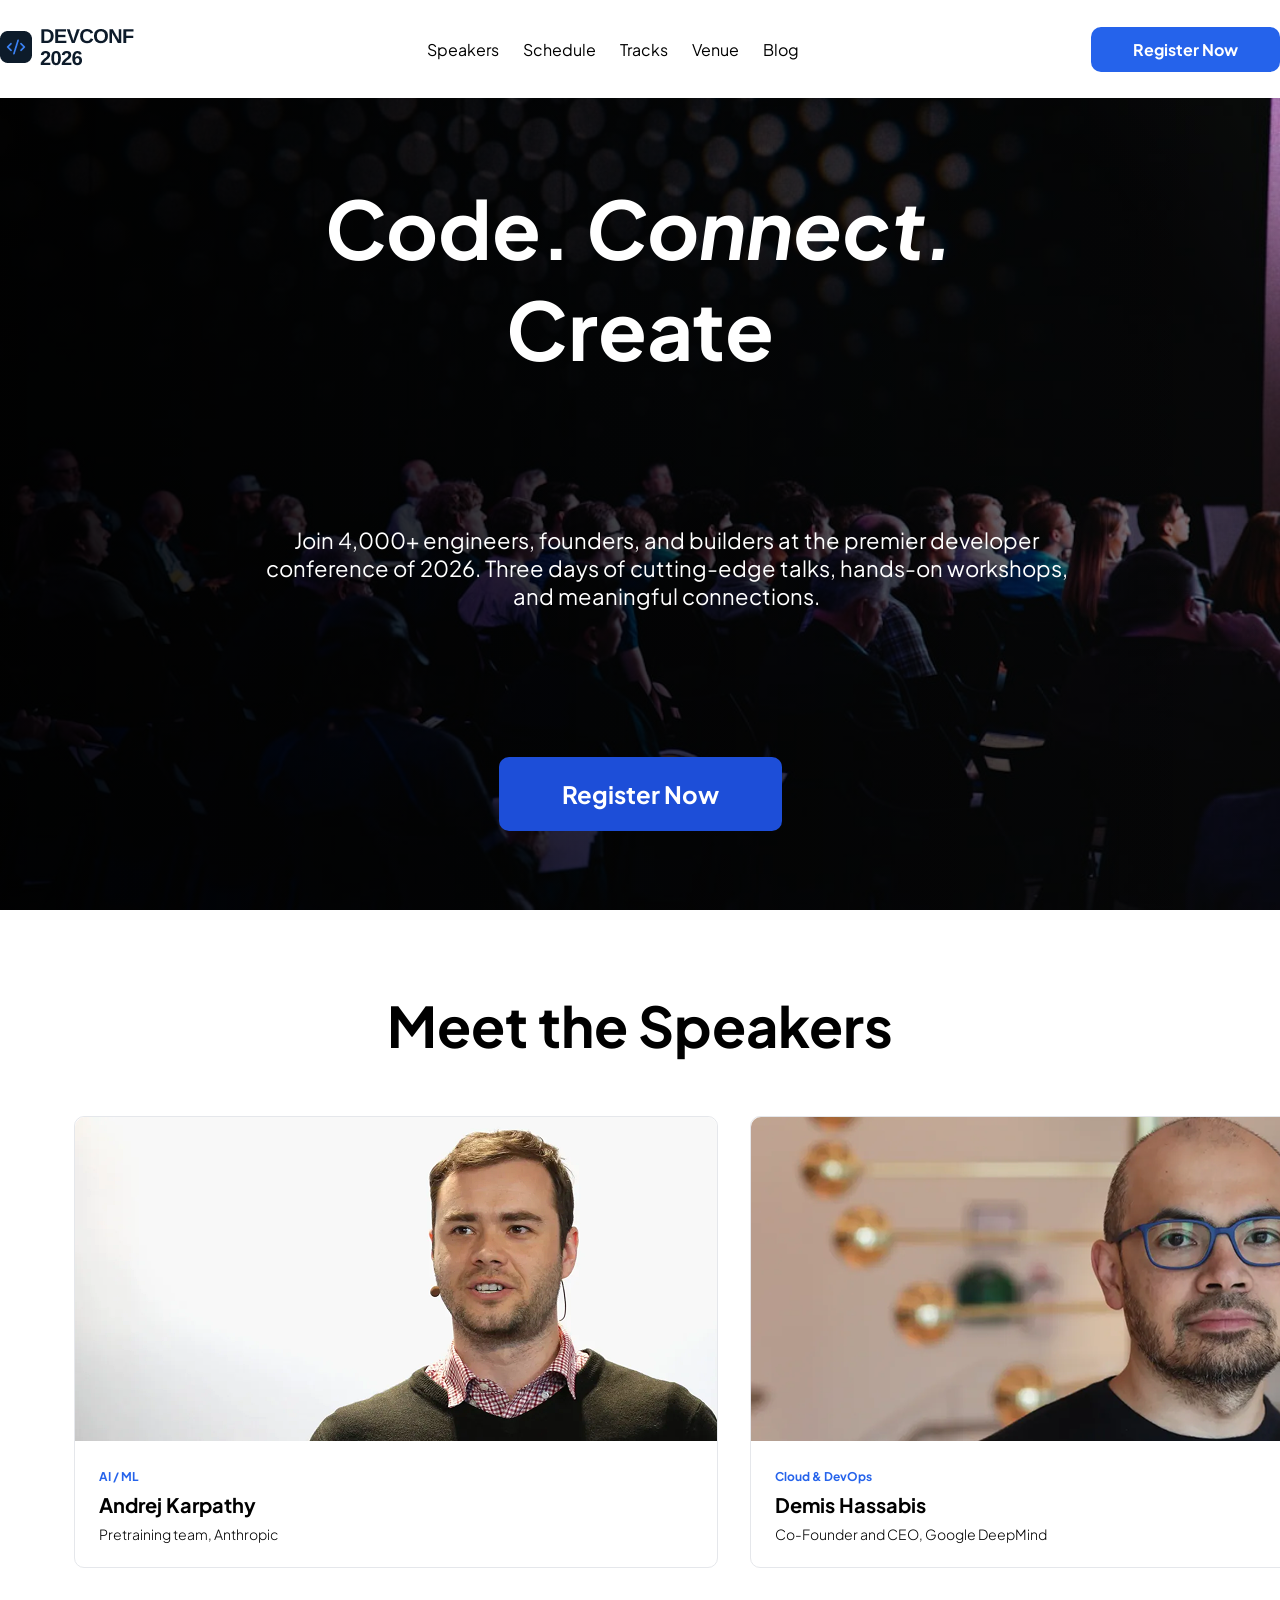
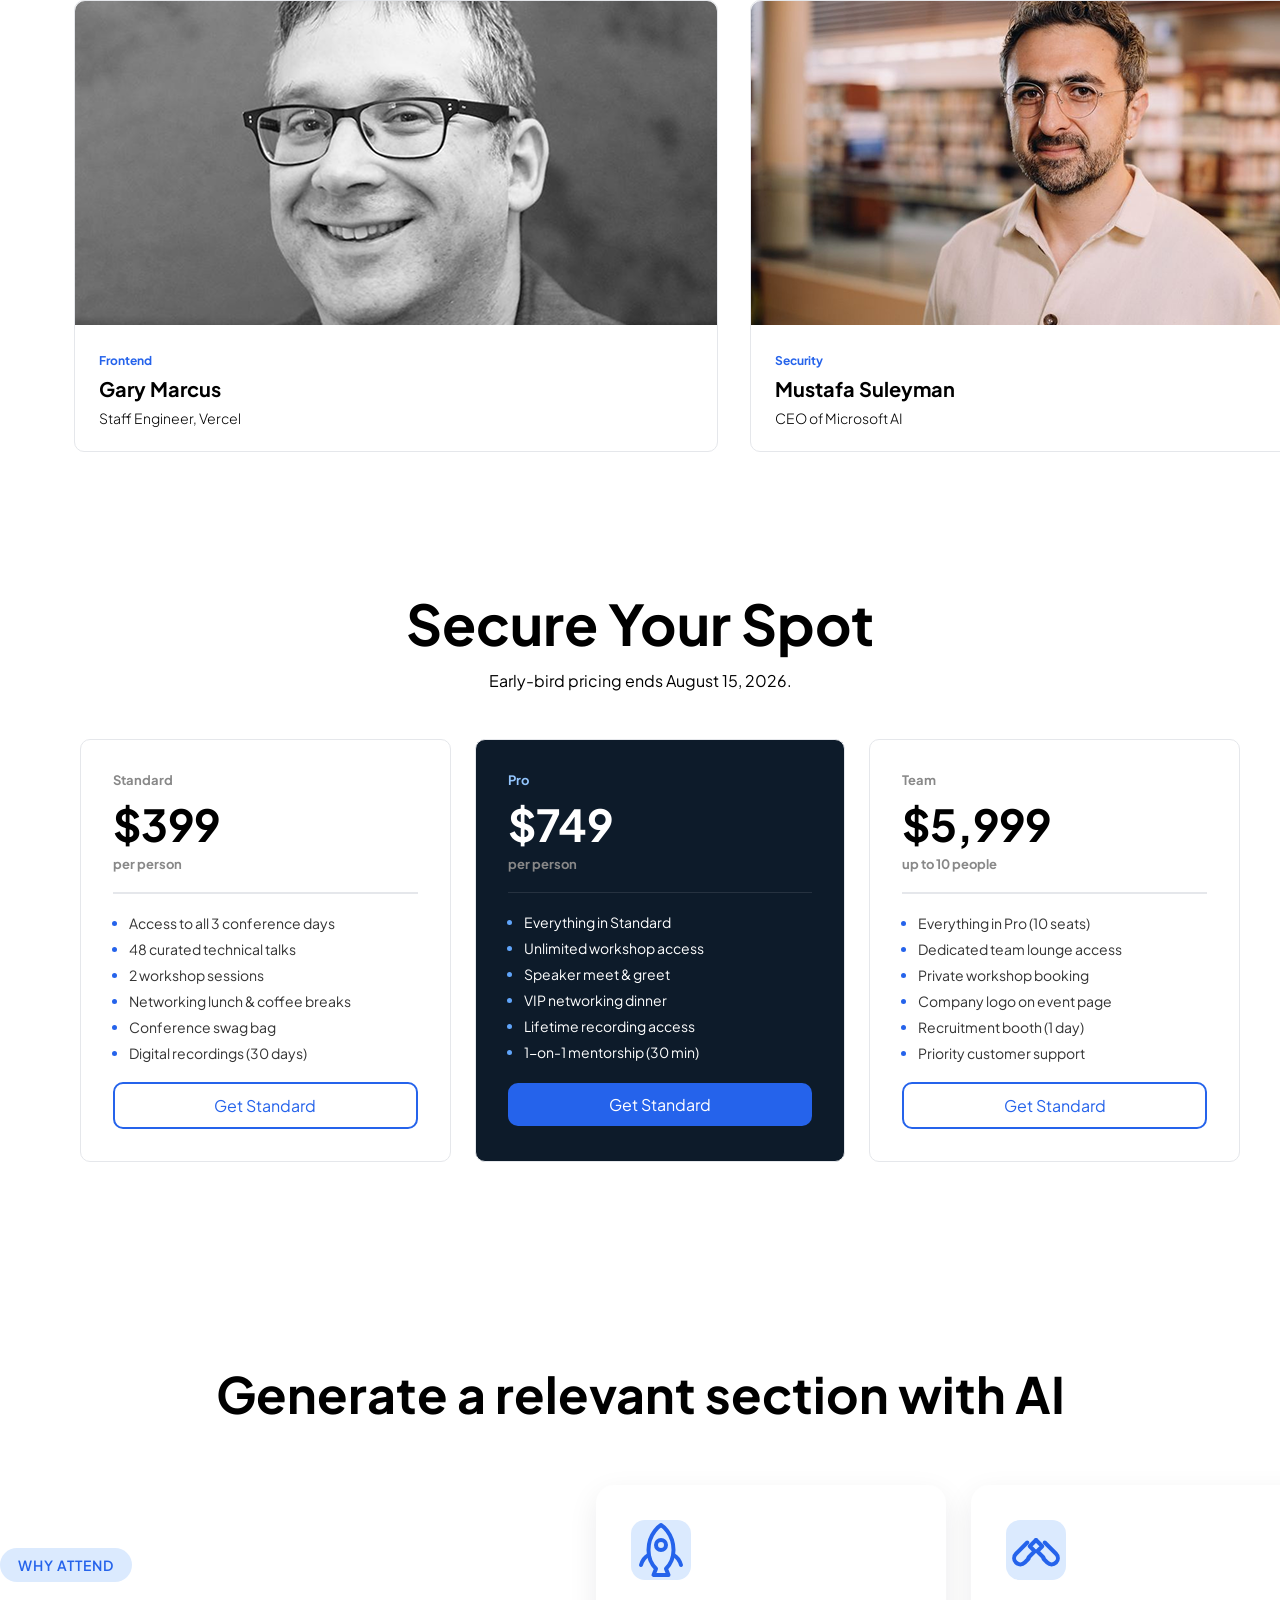
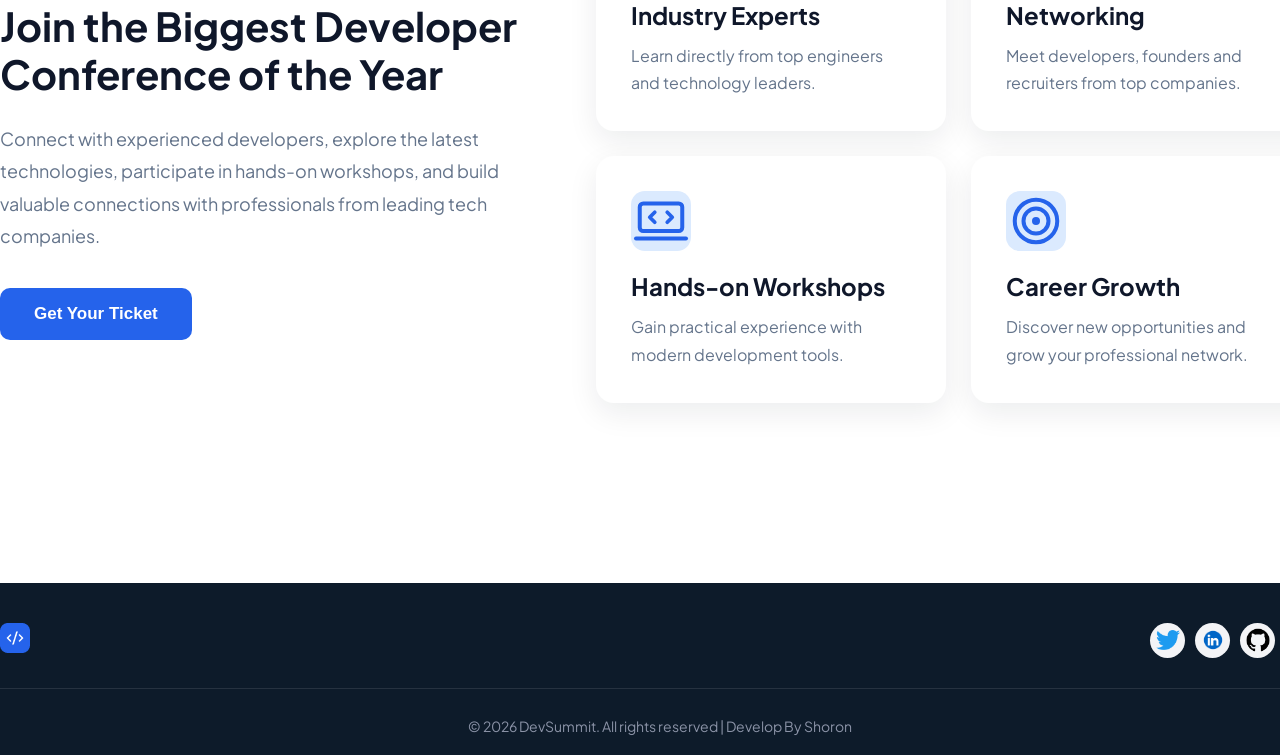
<file: index.html>
<!doctype html>
<html lang="en">
  <head>
    <meta charset="UTF-8" />
    <meta name="viewport" content="width=device-width, initial-scale=1.0" />

    <!--Font Import-->
    <style>
      @import url("https://fonts.googleapis.com/css2?family=Inter:ital,opsz,wght@0,14..32,100..900;1,14..32,100..900&family=Montserrat:ital,wght@0,100..900;1,100..900&family=Plus+Jakarta+Sans:ital,wght@0,200..800;1,200..800&display=swap");
    </style>
    <link rel="icon" type="image/png" href="assets/logo-mini.png">
    <link rel="stylesheet" href="style.css" />
    <title>DEVCONF 2026</title>
  </head>
  <body>
    <!--Navbar-->

    <nav>
      <section class="hnav">
        <div id="logo">
          <img src="assets/logo.png" alt="" />
        </div>

        <div id="menu">
          <h3>Speakers</h3>
          <h3>Schedule</h3>
          <h3>Tracks</h3>
          <h3>Venue</h3>
          <h3>Blog</h3>
        </div>

        <div id="rbtn">Register Now</div>
      </section>
    </nav>

    <!--Hero Area-->
    <section id="bg-banner">
      <div class="chero">
        <h1>Code. <i>Connect.</i> Create</h1>
        <p>
          Join 4,000+ engineers, founders, and builders at the premier developer
          conference of 2026. Three days of cutting-edge talks, hands-on
          workshops, and meaningful connections.
        </p>
        <div id="rbtn1">Register Now</div>
      </div>
    </section>

    <!--Card Area-->

    <section id="card">
      <div><h1 class="hdcard">Meet the Speakers</h1></div>

      <div id="sctcard">
        <div id="csctcard">
          <div class="cardimg"><img src="assets/andrej.png" alt="" /></div>
          <div class="txtcard">
            <h3>AI / ML</h3>
            <h1>Andrej Karpathy</h1>
            <p>Pretraining team, Anthropic</p>
          </div>
        </div>

        <div id="csctcard">
          <div class="cardimg"><img src="assets/demis.png" alt="" /></div>
          <div class="txtcard">
            <h3>Cloud & DevOps</h3>
            <h1>Demis Hassabis</h1>
            <p>Co-Founder and CEO, Google DeepMind</p>
          </div>
        </div>



        <div id="csctcard">
          <div class="cardimg"><img src="assets/gary.png" alt="" /></div>
          <div class="txtcard">
            <h3>Frontend</h3>
            <h1>Gary Marcus</h1>
            <p>Staff Engineer, Vercel</p>
          </div>
        </div>



        <div id="csctcard">
          <div class="cardimg"><img src="assets/mustafa.png" alt="" /></div>
          <div class="txtcard">
            <h3>Security</h3>
            <h1>Mustafa Suleyman</h1>
            <p>CEO of Microsoft AI</p>
          </div>
        </div>
      </div>
      </div>
    </section>

    <!--Packge Area-->
    <section id="package">
        <div class="hdcard12">
            <h1 >Secure Your Spot</h1>
            <p>Early-bird pricing ends August 15, 2026.</p>
        </div>

        <div class="packages">
            <div class="packge1">
                <div>
                  <h4 class="pname">Standard</h4>
                  <h1 class="pprice">$399</h1>
                  <h5 class="plimit">per person</h5>
                </div>
                <hr class="line">
             
                <div>
                  <ul class="cul">
                    <li class="cli">Access to all 3 conference days</li>
                    <li class="cli">48 curated technical talks</li>
                    <li class="cli">2 workshop sessions</li>
                    <li class="cli">Networking lunch & coffee breaks</li>
                    <li class="cli">Conference swag bag</li>
                    <li class="cli">Digital recordings (30 days)</li>
                  </ul>
                </div>
                <div class="pbtn">Get Standard</div>

            </div>


            <div class="packge2">
                <div>
                  <h4 class="pname2">Pro</h4>
                  <h1 class="pprice2">$749</h1>
                  <h5 class="plimit2">per person</h5>
                </div>
                <hr class="line2">
             
                <div>
                  <ul class="cul">
                    <li class="cli2">Everything in Standard</li>
                    <li class="cli2">Unlimited workshop access</li>
                    <li class="cli2">Speaker meet & greet</li>
                    <li class="cli2">VIP networking dinner</li>
                    <li class="cli2">Lifetime recording access</li>
                    <li class="cli2">1-on-1 mentorship (30 min)</li>
                  </ul>
                </div>
                <div class="pbtn2">Get Standard</div>

            </div>







            <div class="packge1">
                <div>
                  <h4 class="pname">Team</h4>
                  <h1 class="pprice">$5,999</h1>
                  <h5 class="plimit">up to 10 people</h5>
                </div>
                <hr class="line">
             
                <div>
                  <ul class="cul">
                    <li class="cli">Everything in Pro (10 seats)</li>
                    <li class="cli">Dedicated team lounge access</li>
                    <li class="cli">Private workshop booking</li>
                    <li class="cli">Company logo on event page</li>
                    <li class="cli">Recruitment booth (1 day)</li>
                    <li class="cli">Priority customer support</li>
                  </ul>
                </div>
                <div class="pbtn">Get Standard</div>

            </div>
        </div>
    </section>


 <!--Ai genareted Area-->


<section class="why-attend">
  <div class="hdcard13">
            <h1 >Generate a relevant section with AI</h1>
        </div>

    <div class="container">
        <div class="why-content">
            <div class="why-text">
                <span class="section-tag">WHY ATTEND</span>
                <h2>Join the Biggest Developer Conference of the Year</h2>
                <p>
                    Connect with experienced developers, explore the latest technologies,
                    participate in hands-on workshops, and build valuable connections with
                    professionals from leading tech companies.
                </p>
                <button class="primary-btn">Get Your Ticket</button>
            </div>
            <div class="feature-grid">
                <article class="feature-card">
                    <div class="icon">
                        <svg viewBox="0 0 24 24" fill="none" xmlns="http://www.w3.org/2000/svg">
                            <path d="M12 2C12 2 7 5 7 12C7 15.5 8.5 18 10 19.5L9 22H15L14 19.5C15.5 18 17 15.5 17 12C17 5 12 2 12 2Z" stroke="currentColor" stroke-width="1.6" stroke-linejoin="round"/>
                            <circle cx="12" cy="10" r="2" stroke="currentColor" stroke-width="1.6"/>
                            <path d="M7 14C5.5 14.8 4.5 16.3 4 18" stroke="currentColor" stroke-width="1.6" stroke-linecap="round"/>
                            <path d="M17 14C18.5 14.8 19.5 16.3 20 18" stroke="currentColor" stroke-width="1.6" stroke-linecap="round"/>
                        </svg>
                    </div>
                    <h3>Industry Experts</h3>
                    <p>Learn directly from top engineers and technology leaders.</p>
                </article>
                <article class="feature-card">
                    <div class="icon">
                        <svg viewBox="0 0 24 24" fill="none" xmlns="http://www.w3.org/2000/svg">
                            <path d="M8.5 9L4 13.5C3 14.5 3 16 4 17C5 18 6.5 18 7.5 17L9 15.5" stroke="currentColor" stroke-width="1.6" stroke-linecap="round" stroke-linejoin="round"/>
                            <path d="M15.5 9L20 13.5C21 14.5 21 16 20 17C19 18 17.5 18 16.5 17L15 15.5" stroke="currentColor" stroke-width="1.6" stroke-linecap="round" stroke-linejoin="round"/>
                            <path d="M9 15L11.5 12.5L9.5 10.5L12 8" stroke="currentColor" stroke-width="1.6" stroke-linecap="round" stroke-linejoin="round"/>
                            <path d="M15 15L12.5 12.5L14.5 10.5L12 8" stroke="currentColor" stroke-width="1.6" stroke-linecap="round" stroke-linejoin="round"/>
                        </svg>
                    </div>
                    <h3>Networking</h3>
                    <p>Meet developers, founders and recruiters from top companies.</p>
                </article>
                <article class="feature-card">
                    <div class="icon">
                        <svg viewBox="0 0 24 24" fill="none" xmlns="http://www.w3.org/2000/svg">
                            <rect x="3.5" y="5" width="17" height="11" rx="1.4" stroke="currentColor" stroke-width="1.6"/>
                            <path d="M2 19H22" stroke="currentColor" stroke-width="1.6" stroke-linecap="round"/>
                            <path d="M9.5 8.5L7.5 10.5L9.5 12.5" stroke="currentColor" stroke-width="1.5" stroke-linecap="round" stroke-linejoin="round"/>
                            <path d="M14.5 8.5L16.5 10.5L14.5 12.5" stroke="currentColor" stroke-width="1.5" stroke-linecap="round" stroke-linejoin="round"/>
                        </svg>
                    </div>
                    <h3>Hands-on Workshops</h3>
                    <p>Gain practical experience with modern development tools.</p>
                </article>
                <article class="feature-card">
                    <div class="icon">
                        <svg viewBox="0 0 24 24" fill="none" xmlns="http://www.w3.org/2000/svg">
                            <circle cx="12" cy="12" r="8.5" stroke="currentColor" stroke-width="1.6"/>
                            <circle cx="12" cy="12" r="5" stroke="currentColor" stroke-width="1.6"/>
                            <circle cx="12" cy="12" r="1.6" fill="currentColor"/>
                        </svg>
                    </div>
                    <h3>Career Growth</h3>
                    <p>Discover new opportunities and grow your professional network.</p>
                </article>
            </div>
        </div>
    </div>
</section>



<!--Footer Area-->

<footer>
<section class="footer">
  <div class="footertop">
    <div>
      <img src="assets/logo-mini.png" alt="">
    </div>
    <div class="slogo">
      <div> <img src="assets/1280px-Logo_of_Twitter.svg.png" alt=""></div>
      <div> <img src="assets/linkedin-logo-linkedin-logo-transparent-linkedin-icon-transparent-free-free-png.png" alt=""></div>
      <div> <img src="assets/GitHub_Invertocat_Logo.png" alt=""></div>
      <div> <img src="assets/YouTube_full-color_icon_(2024).png" alt=""></div>
    </div>
  </div>
  <div class="footer-divider"></div>
  <div class="footer-bottom">
      <p>&copy; 2026 DevSummit. All rights reserved | Develop By Shoron </p>
</section>

</footer>
  </body>
</html>
</file>
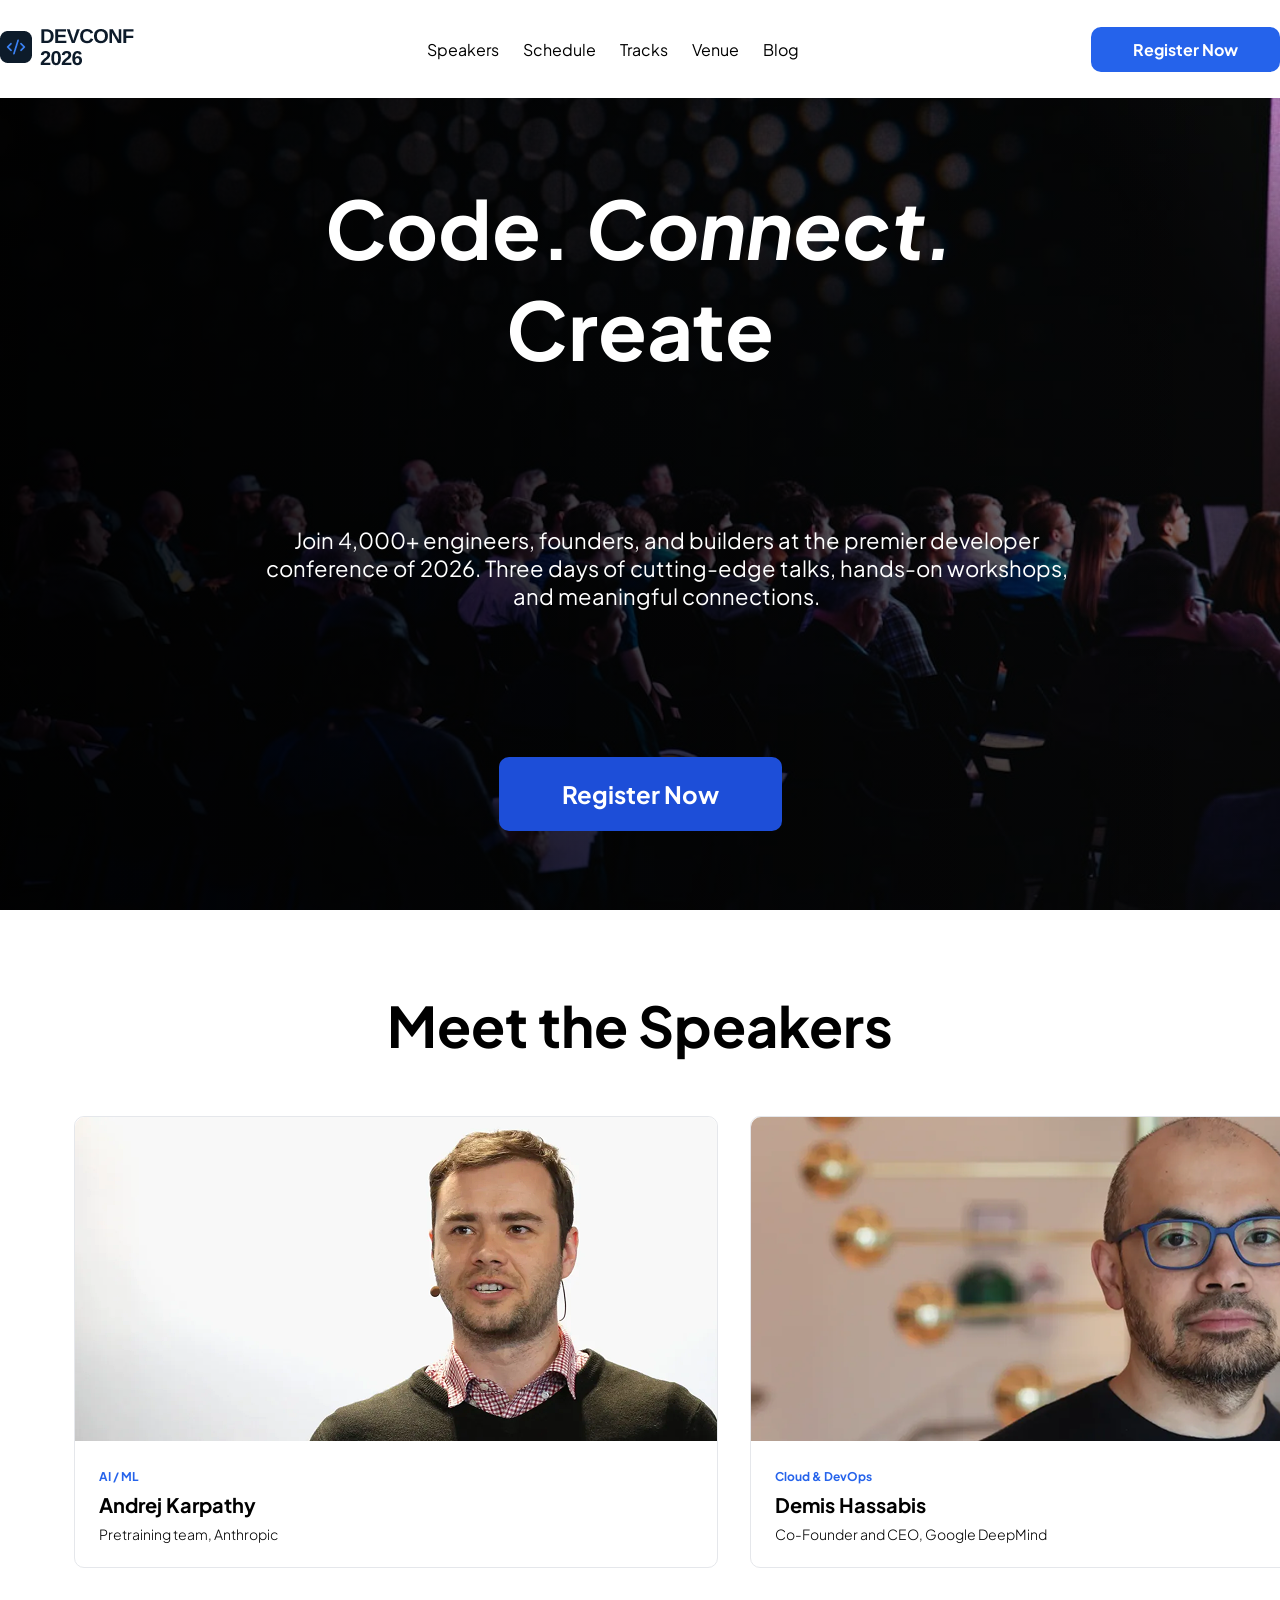
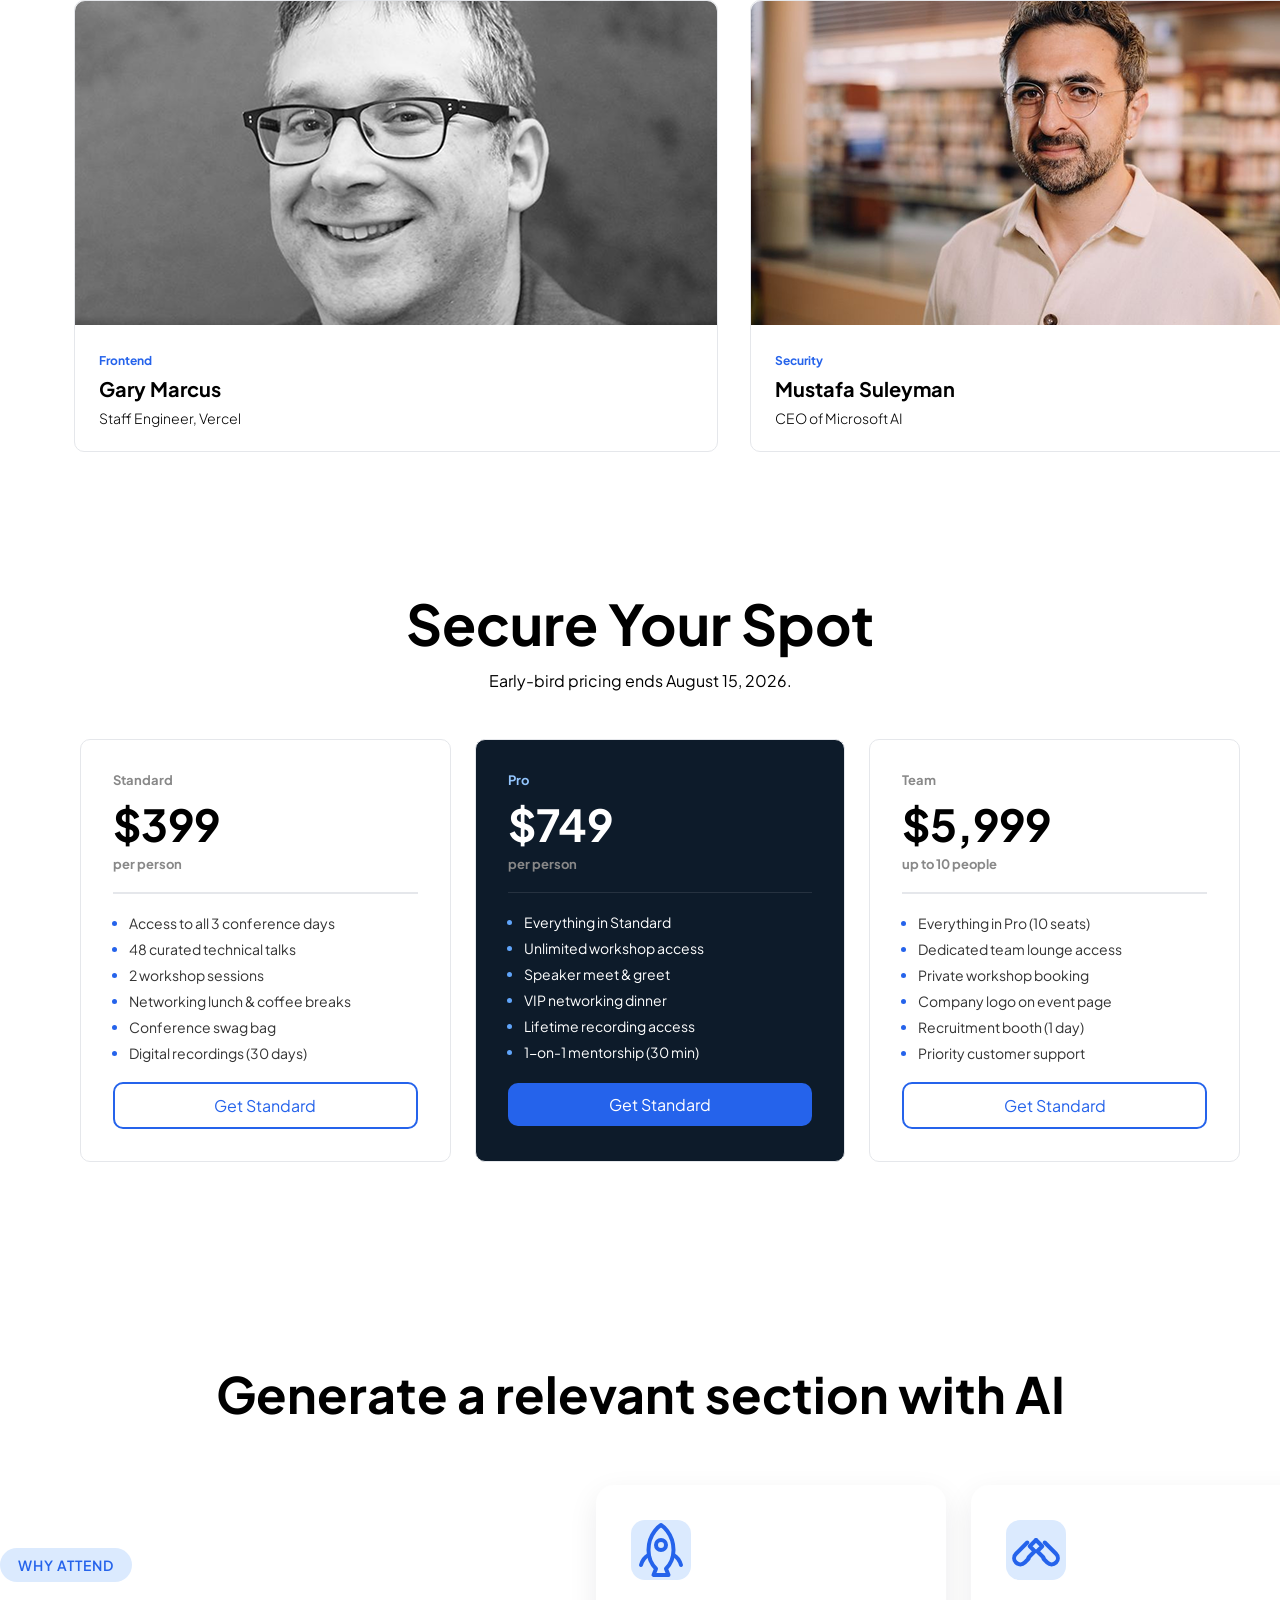
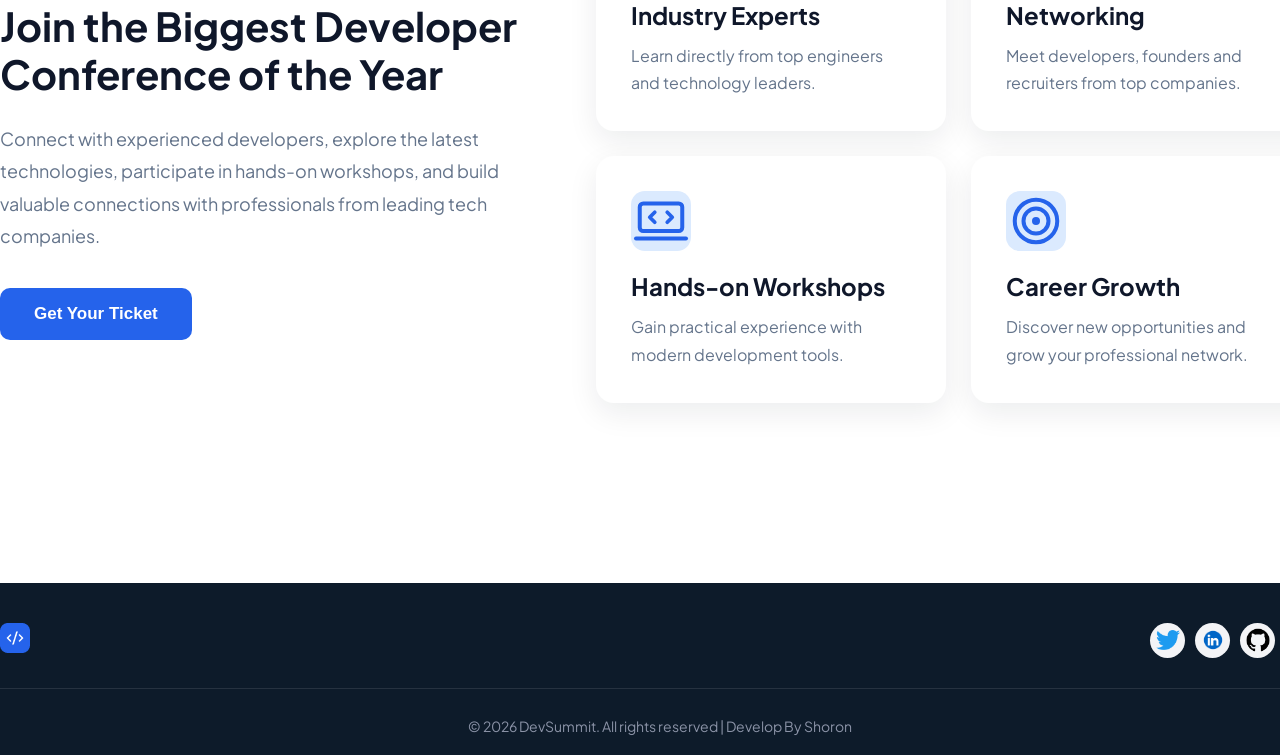
<file: Home.html>
<!doctype html>
<html lang="en">
  <head>
    <meta charset="UTF-8" />
    <meta name="viewport" content="width=device-width, initial-scale=1.0" />

    <!--Font Import-->
    <style>
      @import url("https://fonts.googleapis.com/css2?family=Inter:ital,opsz,wght@0,14..32,100..900;1,14..32,100..900&family=Montserrat:ital,wght@0,100..900;1,100..900&family=Plus+Jakarta+Sans:ital,wght@0,200..800;1,200..800&display=swap");
    </style>

    <link rel="stylesheet" href="style.css" />
    <title>DEVCONF 2026</title>
  </head>
  <body>
    <!--Navbar-->

    <nav>
      <section class="hnav">
        <div id="logo">
          <img src="assets/logo.png" alt="" />
        </div>

        <div id="menu">
          <h3>Speakers</h3>
          <h3>Schedule</h3>
          <h3>Tracks</h3>
          <h3>Venue</h3>
          <h3>Blog</h3>
        </div>

        <div id="rbtn">Register Now</div>
      </section>
    </nav>

    <!--Hero Area-->
    <section id="bg-banner">
      <div class="chero">
        <h1>Code. <i>Connect.</i> Create</h1>
        <p>
          Join 4,000+ engineers, founders, and builders at the premier developer
          conference of 2026. Three days of cutting-edge talks, hands-on
          workshops, and meaningful connections.
        </p>
        <div id="rbtn1">Register Now</div>
      </div>
    </section>

    <!--Card Area-->

    <section id="card">
      <div><h1 class="hdcard">Meet the Speakers</h1></div>

      <div id="sctcard">
        <div id="csctcard">
          <div class="cardimg"><img src="assets/andrej.png" alt="" /></div>
          <div class="txtcard">
            <h3>AI / ML</h3>
            <h1>Andrej Karpathy</h1>
            <p>Pretraining team, Anthropic</p>
          </div>
        </div>

        <div id="csctcard">
          <div class="cardimg"><img src="assets/demis.png" alt="" /></div>
          <div class="txtcard">
            <h3>Cloud & DevOps</h3>
            <h1>Demis Hassabis</h1>
            <p>Co-Founder and CEO, Google DeepMind</p>
          </div>
        </div>



        <div id="csctcard">
          <div class="cardimg"><img src="assets/gary.png" alt="" /></div>
          <div class="txtcard">
            <h3>Frontend</h3>
            <h1>Gary Marcus</h1>
            <p>Staff Engineer, Vercel</p>
          </div>
        </div>



        <div id="csctcard">
          <div class="cardimg"><img src="assets/mustafa.png" alt="" /></div>
          <div class="txtcard">
            <h3>Security</h3>
            <h1>Mustafa Suleyman</h1>
            <p>CEO of Microsoft AI</p>
          </div>
        </div>
      </div>
      </div>
    </section>

    <!--Packge Area-->
    <section id="package">
        <div class="hdcard12">
            <h1 >Secure Your Spot</h1>
            <p>Early-bird pricing ends August 15, 2026.</p>
        </div>

        <div class="packages">
            <div class="packge1">
                <div>
                  <h4 class="pname">Standard</h4>
                  <h1 class="pprice">$399</h1>
                  <h5 class="plimit">per person</h5>
                </div>
                <hr class="line">
             
                <div>
                  <ul class="cul">
                    <li class="cli">Access to all 3 conference days</li>
                    <li class="cli">48 curated technical talks</li>
                    <li class="cli">2 workshop sessions</li>
                    <li class="cli">Networking lunch & coffee breaks</li>
                    <li class="cli">Conference swag bag</li>
                    <li class="cli">Digital recordings (30 days)</li>
                  </ul>
                </div>
                <div class="pbtn">Get Standard</div>

            </div>


            <div class="packge2">
                <div>
                  <h4 class="pname2">Pro</h4>
                  <h1 class="pprice2">$749</h1>
                  <h5 class="plimit2">per person</h5>
                </div>
                <hr class="line2">
             
                <div>
                  <ul class="cul">
                    <li class="cli2">Everything in Standard</li>
                    <li class="cli2">Unlimited workshop access</li>
                    <li class="cli2">Speaker meet & greet</li>
                    <li class="cli2">VIP networking dinner</li>
                    <li class="cli2">Lifetime recording access</li>
                    <li class="cli2">1-on-1 mentorship (30 min)</li>
                  </ul>
                </div>
                <div class="pbtn2">Get Standard</div>

            </div>







            <div class="packge1">
                <div>
                  <h4 class="pname">Team</h4>
                  <h1 class="pprice">$5,999</h1>
                  <h5 class="plimit">up to 10 people</h5>
                </div>
                <hr class="line">
             
                <div>
                  <ul class="cul">
                    <li class="cli">Everything in Pro (10 seats)</li>
                    <li class="cli">Dedicated team lounge access</li>
                    <li class="cli">Private workshop booking</li>
                    <li class="cli">Company logo on event page</li>
                    <li class="cli">Recruitment booth (1 day)</li>
                    <li class="cli">Priority customer support</li>
                  </ul>
                </div>
                <div class="pbtn">Get Standard</div>

            </div>
        </div>
    </section>


 <!--Ai genareted Area-->


<section class="why-attend">
  <div class="hdcard13">
            <h1 >Generate a relevant section with AI</h1>
        </div>

    <div class="container">
        <div class="why-content">
            <div class="why-text">
                <span class="section-tag">WHY ATTEND</span>
                <h2>Join the Biggest Developer Conference of the Year</h2>
                <p>
                    Connect with experienced developers, explore the latest technologies,
                    participate in hands-on workshops, and build valuable connections with
                    professionals from leading tech companies.
                </p>
                <button class="primary-btn">Get Your Ticket</button>
            </div>
            <div class="feature-grid">
                <article class="feature-card">
                    <div class="icon">
                        <svg viewBox="0 0 24 24" fill="none" xmlns="http://www.w3.org/2000/svg">
                            <path d="M12 2C12 2 7 5 7 12C7 15.5 8.5 18 10 19.5L9 22H15L14 19.5C15.5 18 17 15.5 17 12C17 5 12 2 12 2Z" stroke="currentColor" stroke-width="1.6" stroke-linejoin="round"/>
                            <circle cx="12" cy="10" r="2" stroke="currentColor" stroke-width="1.6"/>
                            <path d="M7 14C5.5 14.8 4.5 16.3 4 18" stroke="currentColor" stroke-width="1.6" stroke-linecap="round"/>
                            <path d="M17 14C18.5 14.8 19.5 16.3 20 18" stroke="currentColor" stroke-width="1.6" stroke-linecap="round"/>
                        </svg>
                    </div>
                    <h3>Industry Experts</h3>
                    <p>Learn directly from top engineers and technology leaders.</p>
                </article>
                <article class="feature-card">
                    <div class="icon">
                        <svg viewBox="0 0 24 24" fill="none" xmlns="http://www.w3.org/2000/svg">
                            <path d="M8.5 9L4 13.5C3 14.5 3 16 4 17C5 18 6.5 18 7.5 17L9 15.5" stroke="currentColor" stroke-width="1.6" stroke-linecap="round" stroke-linejoin="round"/>
                            <path d="M15.5 9L20 13.5C21 14.5 21 16 20 17C19 18 17.5 18 16.5 17L15 15.5" stroke="currentColor" stroke-width="1.6" stroke-linecap="round" stroke-linejoin="round"/>
                            <path d="M9 15L11.5 12.5L9.5 10.5L12 8" stroke="currentColor" stroke-width="1.6" stroke-linecap="round" stroke-linejoin="round"/>
                            <path d="M15 15L12.5 12.5L14.5 10.5L12 8" stroke="currentColor" stroke-width="1.6" stroke-linecap="round" stroke-linejoin="round"/>
                        </svg>
                    </div>
                    <h3>Networking</h3>
                    <p>Meet developers, founders and recruiters from top companies.</p>
                </article>
                <article class="feature-card">
                    <div class="icon">
                        <svg viewBox="0 0 24 24" fill="none" xmlns="http://www.w3.org/2000/svg">
                            <rect x="3.5" y="5" width="17" height="11" rx="1.4" stroke="currentColor" stroke-width="1.6"/>
                            <path d="M2 19H22" stroke="currentColor" stroke-width="1.6" stroke-linecap="round"/>
                            <path d="M9.5 8.5L7.5 10.5L9.5 12.5" stroke="currentColor" stroke-width="1.5" stroke-linecap="round" stroke-linejoin="round"/>
                            <path d="M14.5 8.5L16.5 10.5L14.5 12.5" stroke="currentColor" stroke-width="1.5" stroke-linecap="round" stroke-linejoin="round"/>
                        </svg>
                    </div>
                    <h3>Hands-on Workshops</h3>
                    <p>Gain practical experience with modern development tools.</p>
                </article>
                <article class="feature-card">
                    <div class="icon">
                        <svg viewBox="0 0 24 24" fill="none" xmlns="http://www.w3.org/2000/svg">
                            <circle cx="12" cy="12" r="8.5" stroke="currentColor" stroke-width="1.6"/>
                            <circle cx="12" cy="12" r="5" stroke="currentColor" stroke-width="1.6"/>
                            <circle cx="12" cy="12" r="1.6" fill="currentColor"/>
                        </svg>
                    </div>
                    <h3>Career Growth</h3>
                    <p>Discover new opportunities and grow your professional network.</p>
                </article>
            </div>
        </div>
    </div>
</section>



<!--Footer Area-->

<footer>
<section class="footer">
  <div class="footertop">
    <div>
      <img src="assets/logo-mini.png" alt="">
    </div>
    <div class="slogo">
      <div> <img src="assets/1280px-Logo_of_Twitter.svg.png" alt=""></div>
      <div> <img src="assets/linkedin-logo-linkedin-logo-transparent-linkedin-icon-transparent-free-free-png.png" alt=""></div>
      <div> <img src="assets/GitHub_Invertocat_Logo.png" alt=""></div>
      <div> <img src="assets/YouTube_full-color_icon_(2024).png" alt=""></div>
    </div>
  </div>
  <div class="footer-divider"></div>
  <div class="footer-bottom">
      <p>&copy; 2026 DevSummit. All rights reserved | Develop By Shoron </p>
</section>

</footer>
  </body>
</html>
</file>
<file: style.css>
* {
    margin: 0;
    padding: 0;
    box-sizing: border-box;
}

body{
    margin: 0;
    padding: 0;

    /*Font Family*/
    font-family: "Plus Jakarta Sans", sans-serif;
    font-optical-sizing: auto;
}





.hnav {
    width: 1320px;
    max-width: 100%;
    height: 98px;
    margin: 0 auto;
    display: flex;
    justify-content: center; 
    align-items: center; 
    justify-content: space-between;

}



/*Main Menu*/
#menu{
    display: flex;
    gap: 24px;
}


#logo{
    width: 134;
    height: 44;
    cursor: pointer;
}

#menu h3{
    font-size: 16px;
    font-weight: 400;
    color: 575757;
    cursor: pointer;
}



#rbtn{
    background-color: #2563EB;
    color: white;
    font-weight: 700;
    display: flex;
    justify-content: center;
    align-items: center;
    padding: 12px 42px;
    border-radius: 10px;
    cursor: pointer;
}


#bg-banner {
    padding: 79px 252px;
    background:
            linear-gradient(
                90deg,
                rgba(0, 0, 0, 0.8) 0%,
                rgba(0, 0, 0, 0.4) 60%,
                rgba(0, 0, 0, 0) 100%
            ),
            linear-gradient(
                54deg,
                rgba(0, 0, 0, 0.5) 88%,
                rgba(0, 0, 0, 0) 100%
            ),
            url("./assets/banner.jpg");

        background-size: cover;
        background-position: center;
        background-repeat: no-repeat;
        
    
}


.chero{
    
   text-align: center;
}

.chero h1{
    color: white;
    font-weight: bold;
    font-size: 80px;
    margin-bottom: 147px;
}

.chero p{
    color: white;
    font-size: 22px;
    font-weight: 400;
    width: 829px;
    text-align: center;
    margin: 0 auto 147px;
}



#rbtn1 {
    color: white;
    background-color: #1D4ED8;
    width: 283px;
    height: 74px;
    border-radius: 10px;
    margin: 0 auto;
    display: flex;
    justify-content: center;
    align-items: center;

    font-size: 24px;
    font-weight: bold;
}

#card{
    
    width: 1440px;
    max-width: 100%;
    padding: 80px 74px;
    margin: 0 auto;
    justify-content: center;
}


.hdcard{
    font-size: 56px;
    font-weight: bold;
    margin-bottom: 56px;
    text-align: center;
}

#sctcard {
   display: grid;
    grid-template-columns: repeat(2, 1fr);
    gap: 32px;
    margin-bottom: 56px;
}


.hdcard12{
    text-align: center;
}

.hdcard12 h1{
    font-size: 56px;
    font-weight: bold;
}

.hdcard12 p{
    padding-top: 12px;
    font-size: 16px;
}


#csctcard{
    width: 644px;
    border: 1px #E5E7EB solid;
    border-radius: 10px;
}

.cardimg img {
    border-radius: 10px 10px 0px 0px;
   
}



.txtcard{
    margin: 0;
    padding: 24px 24px;
    
}

.txtcard h3{
    font-size: 12px;
    font-weight: 700;
    color: #2563EB;
    margin-bottom: 8px;
}

.txtcard h1{
    font-size: 20px;
    font-weight: bold;
    margin-bottom: 8px;
}

.txtcard p{
    font-size: 14px;
    font-weight: 300;
}



/*Packages*/


#package{
    
     width: 1320px;
    max-width: 100%;
    padding-bottom: 100px;
    margin: 0 auto;
}


.packages{
    padding: 48px 80px 0px 80px;
    display: flex;
    gap: 24px;
}

.packge1{
    padding: 32px;
    width: 370.66px;
    border: 1px #E5E7EB solid;
    border-radius: 10px;
}

.line{
    margin: 20px auto;
    border: 0;
    border: 1px #E5E7EB solid;
}

.pname{
    font-size: 13px;
    font-weight: 700;
    color: #888888;
}
.pprice{
    font-size: 44px;
    font-weight: bold;
    padding-top: 8px;
}
.plimit{
    font-size: 13px;
    font-weight: 700;
    color: #888888;
    padding-top: 4px;
}

.cul{
    padding: 0 16px;
    
}

.cli::marker{
    color: #2563EB;
}

.cli{
   
  color: #333333; 
  margin-bottom: 8px;
  font-size: 14px;
  font-weight: 400;

}

.pbtn{
    
    width: 304.66px;
    padding: 11px 0;
    text-align: center;
    color: #2563EB;
    border: 2px #2563EB solid;
    border-radius: 10px;
    display: inline-block;
    margin-top: 12px;

}


.packge2{
    padding: 32px;
    width: 370.66px;
    border: 1px #E5E7EB solid;
    border-radius: 10px;
    background-color: #0D1B2A;
}



.line2 {
    margin: 20px auto;
    border: 0;
    border-top: 1px solid #FFFFFF1A;
}

.pname2{
    font-size: 13px;
    font-weight: 700;
    color: #93C5FD;
}
.pprice2{
    font-size: 44px;
    font-weight: bold;
    padding-top: 8px;
    color: white;
}

.plimit2{
    font-size: 13px;
    font-weight: 700;
    color: #888888;
    padding-top: 4px;
}





.cli2::marker{
    color: #60A5FA;
}

.cli2{
   
  color: #ffff; 
  margin-bottom: 8px;
  font-size: 14px;
  font-weight: 400;

}

.pbtn2{
    
    width: 304.66px;
    padding: 11px 0;
    text-align: center;
    color: #ffff;
    background-color: #2563EB;
    border-radius: 10px;
    display: inline-block;
    margin-top: 14px;

}




.hdcard13{
    text-align: center;
    padding-bottom: 60px;
}

.hdcard13 h1{
    font-size: 50px;
    font-weight: bold;
}


/*Ai genrated*/

.why-attend{
    width:100%;
    padding:100px 0;
    margin-bottom: 80px;
}
.container{
    width:1320px;
    margin:auto;
}
.why-content{
    display:flex;
    justify-content:space-between;
    align-items:center;
    gap:70px;
}
.why-text{
    width:40%;
}
.section-tag{
    display:inline-block;
    background:#DBEAFE;
    color:#2563EB;
    padding:8px 18px;
    border-radius:30px;
    font-size:14px;
    font-weight:600;
    letter-spacing:1px;
    margin-bottom:20px;
}
.why-text h2{
    font-size:40px;
    line-height:1.2;
    color:#0F172A;
    margin-bottom:25px;
}
.why-text p{
    font-size:18px;
    color:#64748B;
    line-height:1.8;
    margin-bottom:35px;
}
.primary-btn{
    background:#2563EB;
    color:#fff;
    border:none;
    padding:16px 34px;
    border-radius:10px;
    font-size:17px;
    font-weight:600;
    cursor:pointer;
    transition:.3s;
}
.primary-btn:hover{
    background:#1D4ED8;
}
.feature-grid{
    width:55%;
    display:grid;
    grid-template-columns:repeat(2,1fr);
    gap:25px;
}
.feature-card{
    background:#fff;
    padding:35px;
    border-radius:18px;
    box-shadow:0 10px 30px rgba(15,23,42,.08);
    transition:.35s;
}
.feature-card:hover{
    transform:translateY(-8px);
}
.icon{
    width:60px;
    height:60px;
    background:#DBEAFE;
    color:#2563EB;
    border-radius:14px;
    display:flex;
    justify-content:center;
    align-items:center;
    font-size:28px;
    margin-bottom:20px;
}
.feature-card h3{
    font-size:24px;
    color:#0F172A;
    margin-bottom:12px;
}
.feature-card p{
    color:#64748B;
    line-height:1.7;
    font-size:16px;
}


footer{
    background-color: #0D1B2A;
    width: 100%;
}

.footer{
    width:1320px;
    margin:0 auto;
    padding:40px 0 20px;
}


.footertop{
    display: flex;
    justify-content: space-between;
    padding-bottom: 30px;
    
    
}

.slogo{
    display: flex;
    gap: 10px;
}

.slogo img{
    width: 24px;
    height: 24px;
    object-fit: contain;
}

.slogo div{
    width: 35px;
    height: 35px;
    background: #F3F4F6;
    border-radius: 50%;
    display: flex;
    justify-content: center;
    align-items: center;
    cursor: pointer;
    transition: .3s;
    
}


.footer-divider{
    width:100%;
    height:1px;
    background:rgba(255,255,255,0.1);
    margin-bottom:28px;
}


.footer-bottom{
    display:flex;
    justify-content: center;
}
.footer-bottom p{
    font-size:14px;
    color:#8B93A7;
}
</file>
